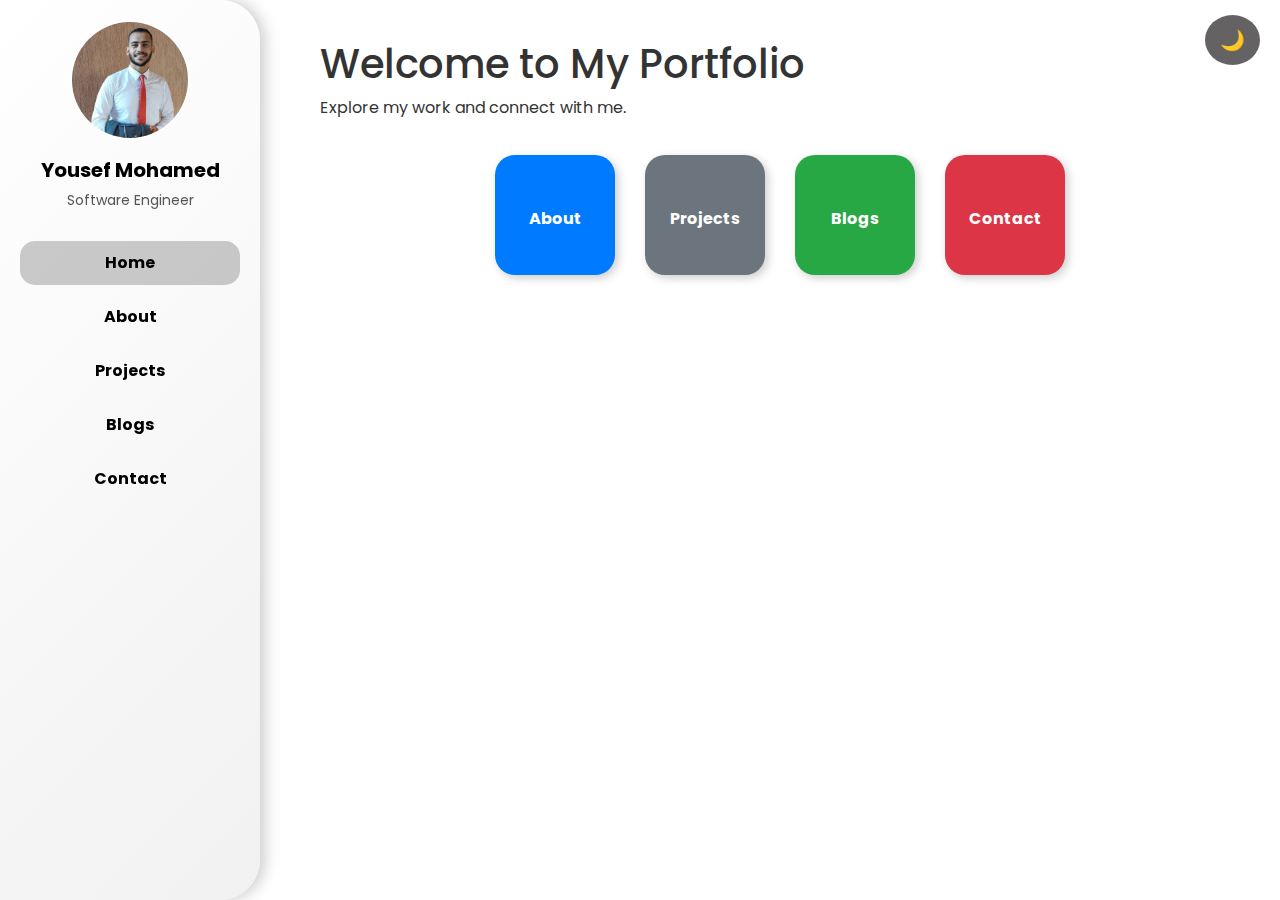
<file: index.html>
<!DOCTYPE html>
<html lang="en">
<head>
    <meta charset="UTF-8">
    <meta name="viewport" content="width=device-width, initial-scale=1.0">
    <title>Yousef Mohamed</title>
    <!-- Bootstrap CSS -->
    <link href="https://cdn.jsdelivr.net/npm/bootstrap@5.3.0/dist/css/bootstrap.min.css" rel="stylesheet">
    <!-- Custom CSS -->
    <link rel="stylesheet" href="css/style.css">
</head>
<body>
<button class="theme-toggle" onclick="toggleTheme()">🌙</button>

<div class="sidebar">
    <div class="profile-section">
        <img src="assets/profile_img.jpeg" alt="Profile Image" class="profile-img">
        <p class="profile-name">Yousef Mohamed</p>

        <span class="profile-title">Software Engineer</span>
    </div>
    <ul class="nav-links">
    <li><a href="index.html" class="active">Home</a></li>
    <li><a href="about.html">About</a></li>
    <li><a href="projects.html">Projects</a></li>
    <li><a href="blogs.html">Blogs</a></li>
    <li><a href="contact.html">Contact</a></li>
</ul>


</div>

<div class="content">
    <h1>Welcome to My Portfolio</h1>
    <p>Explore my work and connect with me.</p>

    <div class="button-container">
        <a href="about.html" class="square-button btn-about"><i class="fas fa-user"></i>About</a>
        <a href="projects.html" class="square-button btn-projects"><i class="fas fa-folder-open"></i>Projects</a>
        <a href="blogs.html" class="square-button btn-blogs"><i class="fas fa-pen"></i>Blogs</a>
        <a href="contact.html" class="square-button btn-contact"><i class="fas fa-envelope"></i>Contact</a>
    </div>
</div>

<script src="script.js"></script>
</body>
</html>
</file>
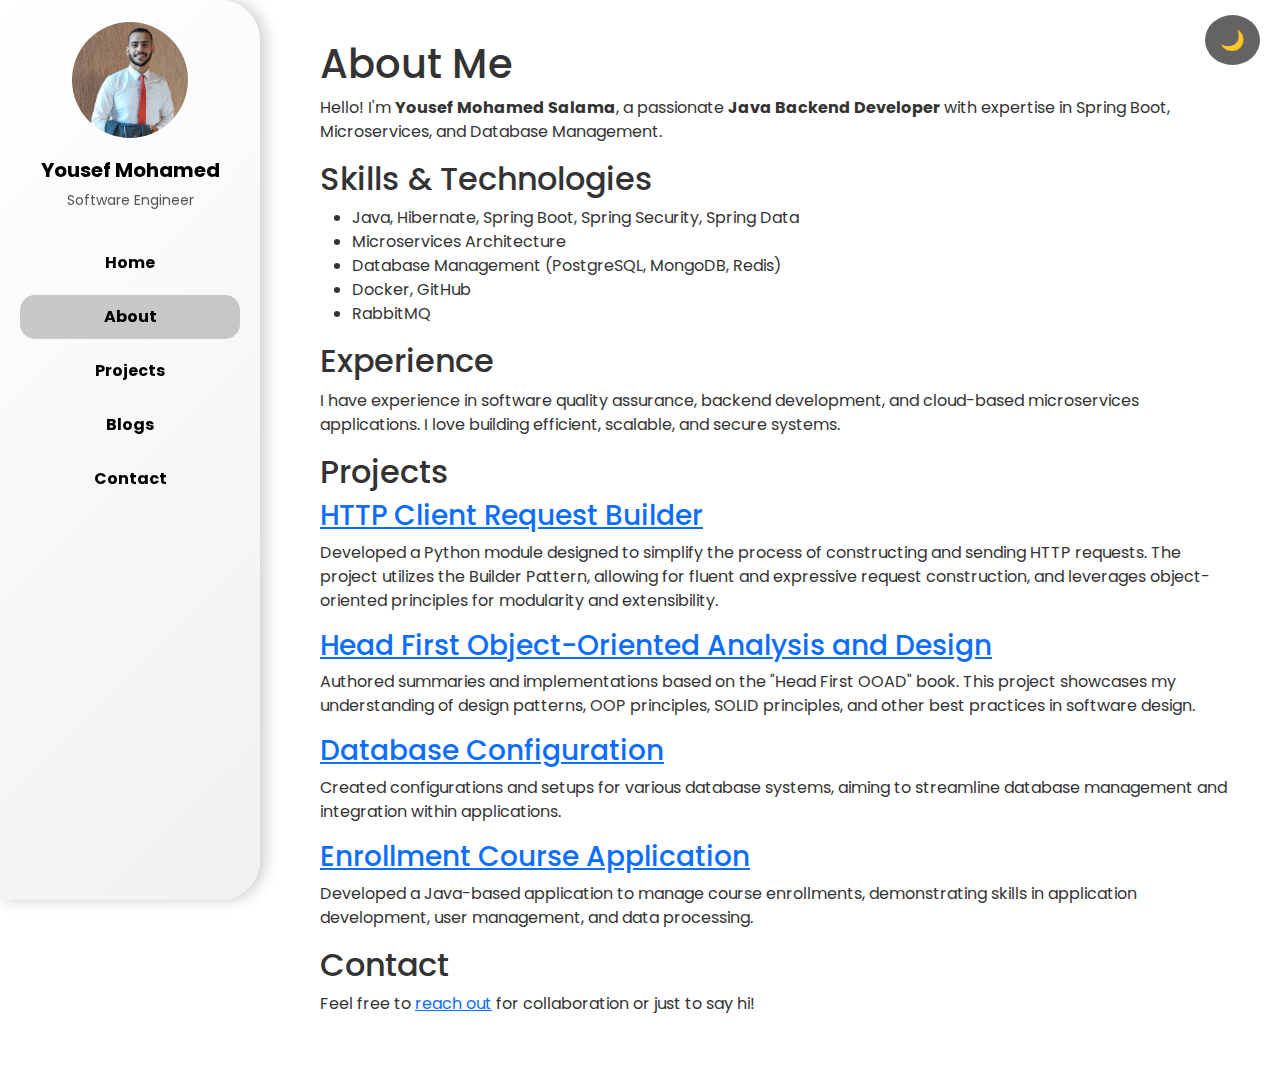
<file: about.html>
<!DOCTYPE html>
<html lang="en">
<head>
    <meta charset="UTF-8">
    <meta name="viewport" content="width=device-width, initial-scale=1.0">
    <title>Yousef Mohamed</title>
    <link href="https://cdn.jsdelivr.net/npm/bootstrap@5.3.0/dist/css/bootstrap.min.css" rel="stylesheet">
    <link rel="stylesheet" href="css/style.css">
</head>
<body>

<button class="theme-toggle" onclick="toggleTheme()">🌙</button>

<div class="sidebar">
    <div class="profile-section">
        <img src="assets/profile_img.jpeg" alt="Profile Image" class="profile-img">
        <p class="profile-name">Yousef Mohamed</p>
        <span class="profile-title">Software Engineer</span>
    </div>
    <ul class="nav-links">
        <li><a href="index.html">Home</a></li>
        <li><a href="about.html" class="active">About</a></li>
        <li><a href="projects.html">Projects</a></li>
        <li><a href="blogs.html">Blogs</a></li>
        <li><a href="contact.html">Contact</a></li>
    </ul>
</div>

<div class="content">
    <h1>About Me</h1>
    <p>Hello! I'm <strong>Yousef Mohamed Salama</strong>, a passionate <strong>Java Backend Developer</strong> with expertise in Spring Boot, Microservices, and Database Management.</p>

    <h2>Skills & Technologies</h2>
    <ul>
        <li>Java, Hibernate, Spring Boot, Spring Security, Spring Data</li>
        <li>Microservices Architecture</li>
        <li>Database Management (PostgreSQL, MongoDB, Redis)</li>
        <li>Docker, GitHub</li>
        <li>RabbitMQ</li>
    </ul>
    <h2>Experience</h2>
    <p>I have experience in software quality assurance, backend development, and cloud-based microservices applications. I love building efficient, scalable, and secure systems.</p>
    <section>
        <h2>Projects</h2>
        <h3><a href="https://github.com/Eagle0eye/HTTP_Client" target="_blank">HTTP Client Request Builder</a></h3>
        <p>
            Developed a Python module designed to simplify the process of constructing and sending HTTP requests. The project utilizes the Builder Pattern, allowing for fluent and expressive request construction, and leverages object-oriented principles for modularity and extensibility.
        </p>
        <h3><a href="https://github.com/Eagle0eye/Head-First-Object-Oriented-Analysis-and-Design" target="_blank">Head First Object-Oriented Analysis and Design</a></h3>
        <p>
            Authored summaries and implementations based on the "Head First OOAD" book. This project showcases my understanding of design patterns, OOP principles, SOLID principles, and other best practices in software design.
        </p>
        <h3><a href="https://github.com/Eagle0eye/Databse_Config" target="_blank">Database Configuration</a></h3>
        <p>
            Created configurations and setups for various database systems, aiming to streamline database management and integration within applications.
        </p>
        <h3><a href="https://github.com/Eagle0eye/enrollment-course-application" target="_blank">Enrollment Course Application</a></h3>
        <p>
            Developed a Java-based application to manage course enrollments, demonstrating skills in application development, user management, and data processing.
        </p>
    </section>
    <h2>Contact</h2>
    <p>Feel free to <a href="contact.html">reach out</a> for collaboration or just to say hi!</p>
</div>

<script src="script.js"></script>
</body>
</html>
</file>
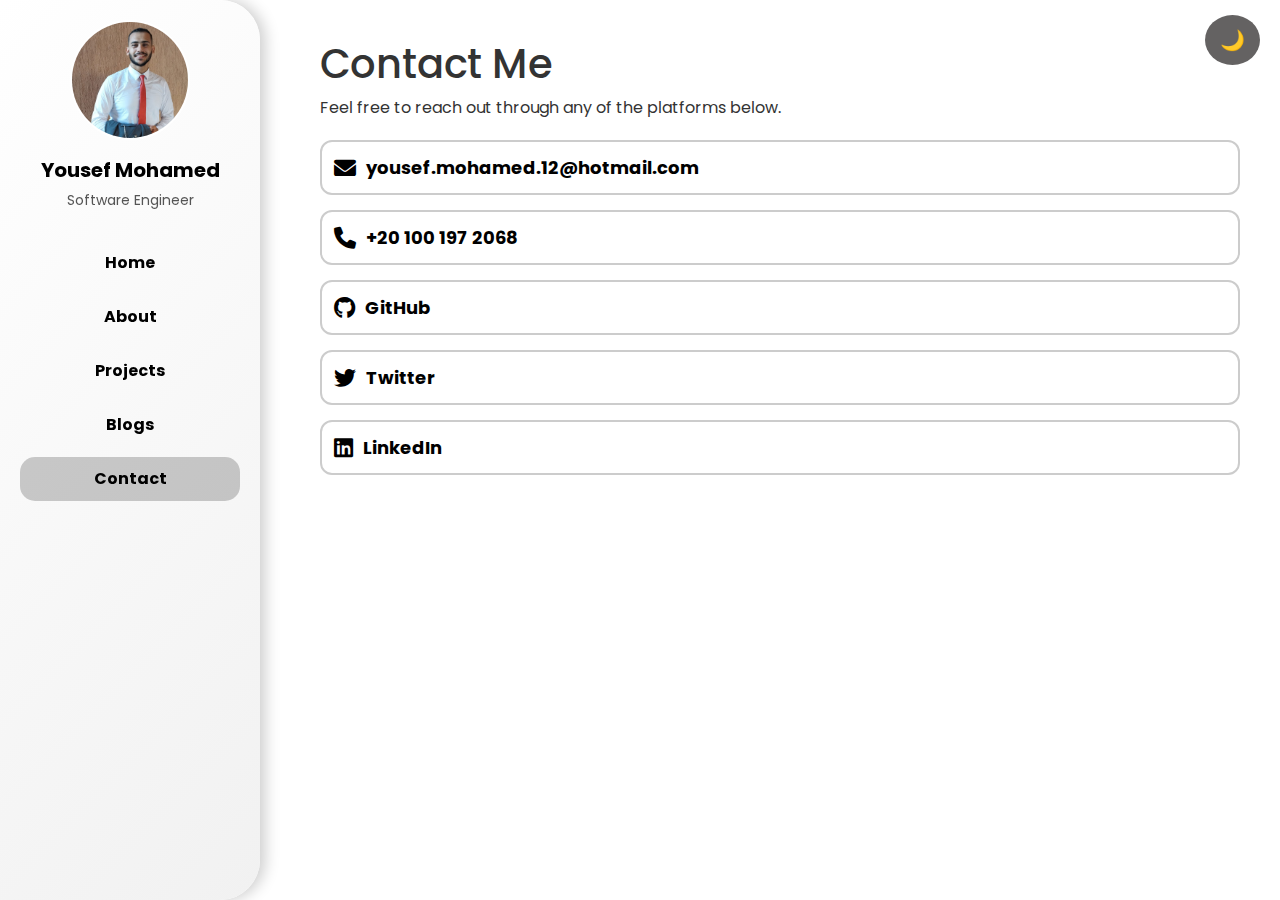
<file: contact.html>
<!DOCTYPE html>
<html lang="en">
<head>
  <meta charset="UTF-8">
  <meta name="viewport" content="width=device-width, initial-scale=1.0">
  <title>Yousef Mohamed</title>
  <link href="https://cdn.jsdelivr.net/npm/bootstrap@5.3.0/dist/css/bootstrap.min.css" rel="stylesheet">
  <link rel="stylesheet" href="https://cdnjs.cloudflare.com/ajax/libs/font-awesome/6.0.0/css/all.min.css">
  <link rel="stylesheet" href="css/style.css">
</head>
<body>

<button class="theme-toggle" onclick="toggleTheme()">🌙</button>


<div class="sidebar">
  <div class="profile-section">
    <img src="assets/profile_img.jpeg" alt="Profile Image" class="profile-img">
    <p class="profile-name">Yousef Mohamed</p>
    <span class="profile-title">Software Engineer</span>
  </div>
  <ul class="nav-links">
    <li><a href="index.html">Home</a></li>
    <li><a href="about.html" >About</a></li>
    <li><a href="projects.html">Projects</a></li>
    <li><a href="blogs.html">Blogs</a></li>
    <li><a href="contact.html">Contact</a></li>
  </ul>
</div>

<div class="content">
  <h1>Contact Me</h1>
  <p>Feel free to reach out through any of the platforms below.</p>
  <div class="contact-container">
    <a href="mailto:yousef.mohamed.12@hotmail.com" class="contact-item">
      <i class="fas fa-envelope"></i> yousef.mohamed.12@hotmail.com
    </a>
    <a href="tel:+201001972068" class="contact-item">
      <i class="fas fa-phone"></i> +20 100 197 2068
    </a>
    <a href="https://github.com/Eagle0eye" class="contact-item" target="_blank">
      <i class="fab fa-github"></i> GitHub
    </a>
    <a href="https://twitter.com/YousefMuhamad6" class="contact-item" target="_blank">
      <i class="fab fa-twitter"></i> Twitter
    </a>
    <a href="https://www.linkedin.com/in/yousef-muhamadd/" class="contact-item" target="_blank">
      <i class="fab fa-linkedin"></i> LinkedIn
    </a>
  </div>
</div>

<script src="script.js"></script>
</body>
</html>
</file>
<file: css/style.css>
@import url('https://fonts.googleapis.com/css2?family=Poppins:wght@300;400;600&display=swap');

body {
    font-family: 'Poppins', sans-serif;
    background-color: #ffffff;
    color: #333;
    margin: 0;
    padding: 0;
    display: flex;
    transition: background 0.3s, color 0.3s;
}


body.dark-mode {
    background-color: #121212;
    color: white;
}


.sidebar {
    width: 260px;
    height: 100vh;
    position: fixed;
    left: 0;
    top: 0;
    background: linear-gradient(135deg, #ffffff, #f1f1f1);
    color: black;
    padding: 20px;
    border-top-right-radius: 40px;
    border-bottom-right-radius: 40px;
    display: flex;
    flex-direction: column;
    align-items: center;
    box-shadow: 5px 0 15px rgba(0, 0, 0, 0.2);
    transition: background 0.3s ease-in-out, color 0.3s ease-in-out;
}


.sidebar.dark-mode {
    background: linear-gradient(135deg, #1f1f1f, #292929);
    color: white;
}


.profile-section {
    text-align: center;
    width: 100%;
    display: flex;
    flex-direction: column;
    align-items: center;
}


.profile-img {

    width: 120px;
    height: 120px;
    border-radius: 50%;
    object-fit: cover;
    border: 2px solid white;
    margin-bottom: 15px;
}


.profile-name {
    font-size: 20px;
    font-weight: bold;
    text-align: center;
    color: black;
    margin-bottom: 5px;
}


.profile-title {
    font-size: 14px;
    font-weight: normal;
    color: #555;
}

.dark-mode .profile-name {
    color: white;
}

.dark-mode .profile-title {
    color: #ff914d;
}


.nav-links {
    list-style: none;
    padding: 0;
    width: 100%;
    margin-top: 20px;
}

.nav-links li {
    margin: 10px 0;
}


.nav-links a {
    text-decoration: none;
    color: black;
    font-weight: bold;
    display: block;
    padding: 10px;
    border-radius: 15px;
    transition: background 0.3s ease-in-out;
    text-align: center;
}

.nav-links a:hover,
.nav-links a.active {
    background: rgba(0, 0, 0, 0.1);
}


.sidebar.dark-mode .nav-links a {
    color: white;
}


.sidebar.dark-mode .nav-links a:hover,
.sidebar.dark-mode .nav-links a.active {
    background: rgba(255, 136, 77, 0.2);
}


.theme-toggle {
    position: absolute;
    top: 15px;
    right: 20px;
    padding: 10px 15px;
    border: none;
    border-radius: 50%;
    cursor: pointer;
    background-color: #646262;
    font-size: 20px;
    transition: background 0.3s, transform 0.2s;
}


.theme-toggle:hover {
    background-color: #000000;
    transform: scale(1.1);
}


body.dark-mode .theme-toggle {
    background-color: #ff5722;
    color: white;
}


body.dark-mode .theme-toggle:hover {
    background-color: #ff7043;
}


.content {
    margin-left: 280px;
    padding: 40px;
    flex-grow: 1;
}


.nav-links a.active {
    background: rgba(0, 0, 0, 0.2);
    font-weight: bold;
}


.sidebar.dark-mode .nav-links a.active {
    background: rgba(255, 136, 77, 0.2);
}


.button-container {
    display: flex;
    justify-content: center;
    gap: 20px;
    margin-top: 30px;
    flex-wrap: wrap;
}

.square-button {
    width: 120px;
    height: 120px;
    display: flex;
    flex-direction: column;
    justify-content: center;
    align-items: center;
    border-radius: 20px;
    text-decoration: none;
    font-weight: bold;
    color: white;
    transition: transform 0.3s ease-in-out, background 0.3s ease-in-out, box-shadow 0.3s;
    box-shadow: 3px 3px 10px rgba(0, 0, 0, 0.2);
    text-align: center;
}

.square-button i {
    font-size: 30px;
    margin-bottom: 8px;
}

.square-button:hover {
    transform: scale(1.1);
    box-shadow: 5px 5px 15px rgba(0, 0, 0, 0.3);
}

.btn-about {
    background-color: #007bff;
}

.btn-projects {
    background-color: #6c757d;
}

.btn-blogs {
    background-color: #28a745;
}

.btn-contact {
    background-color: #dc3545;
}

/* Dark mode adjustments */
body.dark-mode .square-button {
    box-shadow: 3px 3px 10px rgba(255, 255, 255, 0.2);
}

body.dark-mode .square-button:hover {
    box-shadow: 5px 5px 15px rgba(255, 255, 255, 0.3);
}

.button-container a {
    margin: 5px;
}


.contact-container {
    display: flex;
    flex-direction: column;
    gap: 15px;
    margin-top: 20px;
}

.contact-item {
    display: flex;
    align-items: center;
    gap: 10px;
    text-decoration: none;
    color: black;
    font-size: 18px;
    font-weight: bold;
    padding: 12px;
    border-radius: 12px;
    transition: background 0.3s ease-in-out, transform 0.2s;
    border: 2px solid #ccc;
}

.contact-item i {
    font-size: 22px;
}

.contact-item:hover {
    background: rgba(0, 0, 0, 0.1);
    transform: scale(1.05);
}

body.dark-mode .contact-item {
    color: white;
    border-color: #fff;
}

body.dark-mode .contact-item:hover {
    background: rgba(255, 136, 77, 0.2);
}
.projects-container {
    display: flex;
    flex-wrap: wrap;
    gap: 20px;
    justify-content: center;
    margin-top: 20px;
}

.project-card {
    background: #ffffff;
    border-radius: 20px;
    padding: 20px;
    width: 400px;
    display: flex;
    align-items: center;
    box-shadow: 0px 5px 15px rgba(0, 0, 0, 0.1);
    transition: transform 0.3s ease-in-out, background 0.3s ease-in-out;
}

.project-card:hover {
    transform: scale(1.05);
    background: rgba(0, 0, 0, 0.05);
}

.project-img {
    width: 80px;
    height: 80px;
    border-radius: 15px;
    margin-right: 15px;
}

.project-info {
    flex-grow: 1;
}

.project-card h2 {
    font-size: 18px;
    margin: 0;
}

.project-card p {
    font-size: 14px;
    color: #555;
    margin: 5px 0 0;
}

.arrow-link {
    font-size: 24px;
    text-decoration: none;
    color: #ff5722;
    transition: color 0.3s ease-in-out;
}

.arrow-link:hover {
    color: #ff914d;
}

/* Dark Mode Support */
body.dark-mode .project-card {
    background: #1e1e1e;
    color: white;
}

body.dark-mode .project-card:hover {
    background: #292929;
}

body.dark-mode .arrow-link {
    color: #ff914d;
}

body.dark-mode .arrow-link:hover {
    color: #ff7043;
}
.blogs-container {
    display: flex;
    flex-wrap: wrap;
    gap: 20px;
    justify-content: center;
    margin-top: 20px;
}

.blog-card {
    background: #ffffff;
    border-radius: 20px;
    padding: 20px;
    width: 400px;
    display: flex;
    align-items: center;
    box-shadow: 0px 5px 15px rgba(0, 0, 0, 0.1);
    transition: transform 0.3s ease-in-out, background 0.3s ease-in-out;
}

.blog-card:hover {
    transform: scale(1.05);
    background: rgba(0, 0, 0, 0.05);
}

.blog-img {
    width: 80px;
    height: 80px;
    border-radius: 15px;
    margin-right: 15px;
}

.blog-info {
    flex-grow: 1;
}

.blog-card h2 {
    font-size: 18px;
    margin: 0;
}
.blog-card p {
    font-size: 14px;
    color: #555;
    margin: 5px 0 0;
}
.arrow-link {
    font-size: 24px;
    text-decoration: none;
    color: #ff5722;
    transition: color 0.3s ease-in-out;
}
.arrow-link:hover {
    color: #ff914d;
}
body.dark-mode .blog-card {
    background: #1e1e1e;
    color: white;
}

body.dark-mode .blog-card:hover {
    background: #292929;
}

body.dark-mode .arrow-link {
    color: #ff914d;
}

body.dark-mode .arrow-link:hover {
    color: #ff7043;
}
</file>
